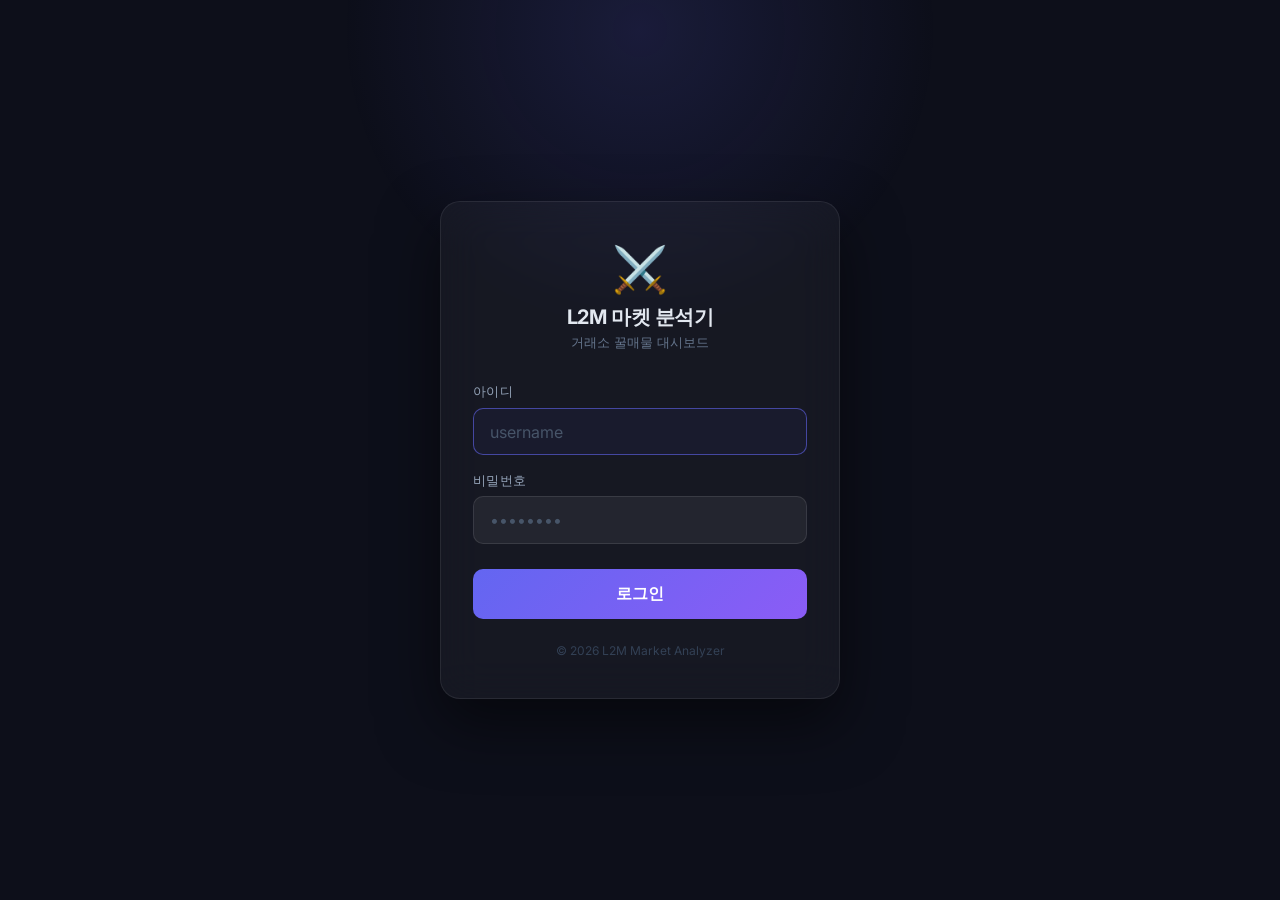
<file: static/login.html>
<!DOCTYPE html>
<html lang="ko">
<head>
  <meta charset="UTF-8" />
  <meta name="viewport" content="width=device-width, initial-scale=1.0" />
  <title>L2M 마켓 분석기 — 로그인</title>
  <link rel="preconnect" href="https://fonts.googleapis.com" />
  <link rel="preconnect" href="https://fonts.gstatic.com" crossorigin />
  <link href="https://fonts.googleapis.com/css2?family=Inter:wght@400;500;600;700&display=swap" rel="stylesheet" />
  <style>
    *, *::before, *::after { box-sizing: border-box; margin: 0; padding: 0; }

    body {
      min-height: 100vh;
      display: flex;
      align-items: center;
      justify-content: center;
      background: #0d0f1a;
      font-family: 'Inter', sans-serif;
      padding: 1rem;
    }

    /* 배경 빛 효과 */
    body::before {
      content: '';
      position: fixed;
      top: -30%;
      left: 50%;
      transform: translateX(-50%);
      width: 600px;
      height: 600px;
      background: radial-gradient(ellipse, rgba(99, 102, 241, 0.15) 0%, transparent 70%);
      pointer-events: none;
    }

    .card {
      width: 100%;
      max-width: 400px;
      background: rgba(255,255,255,0.04);
      border: 1px solid rgba(255,255,255,0.08);
      border-radius: 20px;
      padding: 2.5rem 2rem;
      backdrop-filter: blur(20px);
      box-shadow: 0 25px 60px rgba(0,0,0,0.5);
      animation: fadeUp 0.4s ease;
    }

    @keyframes fadeUp {
      from { opacity: 0; transform: translateY(20px); }
      to   { opacity: 1; transform: translateY(0); }
    }

    .logo {
      text-align: center;
      margin-bottom: 2rem;
    }

    .logo-icon {
      font-size: 2.8rem;
      margin-bottom: 0.5rem;
      display: block;
    }

    .logo h1 {
      font-size: 1.25rem;
      font-weight: 700;
      color: #e2e8f0;
      letter-spacing: -0.02em;
    }

    .logo p {
      font-size: 0.8rem;
      color: #64748b;
      margin-top: 0.25rem;
    }

    .error-box {
      background: rgba(239, 68, 68, 0.1);
      border: 1px solid rgba(239, 68, 68, 0.3);
      border-radius: 10px;
      padding: 0.75rem 1rem;
      margin-bottom: 1.25rem;
      color: #fca5a5;
      font-size: 0.85rem;
      text-align: center;
    }

    .form-group {
      margin-bottom: 1.1rem;
    }

    label {
      display: block;
      font-size: 0.8rem;
      font-weight: 500;
      color: #94a3b8;
      margin-bottom: 0.4rem;
      letter-spacing: 0.03em;
      text-transform: uppercase;
    }

    input {
      width: 100%;
      padding: 0.8rem 1rem;
      background: rgba(255,255,255,0.06);
      border: 1px solid rgba(255,255,255,0.1);
      border-radius: 10px;
      color: #e2e8f0;
      font-size: 1rem;
      font-family: 'Inter', sans-serif;
      outline: none;
      transition: border-color 0.2s, background 0.2s;
      -webkit-appearance: none;
    }

    input::placeholder { color: #475569; }

    input:focus {
      border-color: rgba(99, 102, 241, 0.6);
      background: rgba(99, 102, 241, 0.05);
    }

    button[type="submit"] {
      width: 100%;
      padding: 0.85rem;
      margin-top: 0.5rem;
      background: linear-gradient(135deg, #6366f1 0%, #8b5cf6 100%);
      border: none;
      border-radius: 10px;
      color: #fff;
      font-size: 1rem;
      font-weight: 600;
      font-family: 'Inter', sans-serif;
      cursor: pointer;
      transition: opacity 0.2s, transform 0.15s;
      letter-spacing: 0.01em;
    }

    button[type="submit"]:hover  { opacity: 0.9; }
    button[type="submit"]:active { transform: scale(0.98); }

    .footer {
      text-align: center;
      margin-top: 1.5rem;
      font-size: 0.75rem;
      color: #334155;
    }
  </style>
</head>
<body>
  <div class="card">
    <div class="logo">
      <span class="logo-icon">⚔️</span>
      <h1>L2M 마켓 분석기</h1>
      <p>거래소 꿀매물 대시보드</p>
    </div>

    <!-- URL에 ?error=1 이면 오류 메시지 표시 -->
    <div id="error-box" class="error-box" style="display:none;">
      아이디 또는 비밀번호가 올바르지 않습니다.
    </div>

    <form method="POST" action="/auth/login" autocomplete="on">
      <div class="form-group">
        <label for="username">아이디</label>
        <input
          id="username"
          type="text"
          name="username"
          placeholder="username"
          autocomplete="username"
          required
          autofocus
        />
      </div>
      <div class="form-group">
        <label for="password">비밀번호</label>
        <input
          id="password"
          type="password"
          name="password"
          placeholder="••••••••"
          autocomplete="current-password"
          required
        />
      </div>
      <button type="submit">로그인</button>
    </form>

    <p class="footer">© 2026 L2M Market Analyzer</p>
  </div>

  <script>
    // URL에 error=1 파라미터가 있으면 오류 박스 표시
    if (new URLSearchParams(location.search).get('error') === '1') {
      document.getElementById('error-box').style.display = 'block';
    }
  </script>
</body>
</html>
</file>
